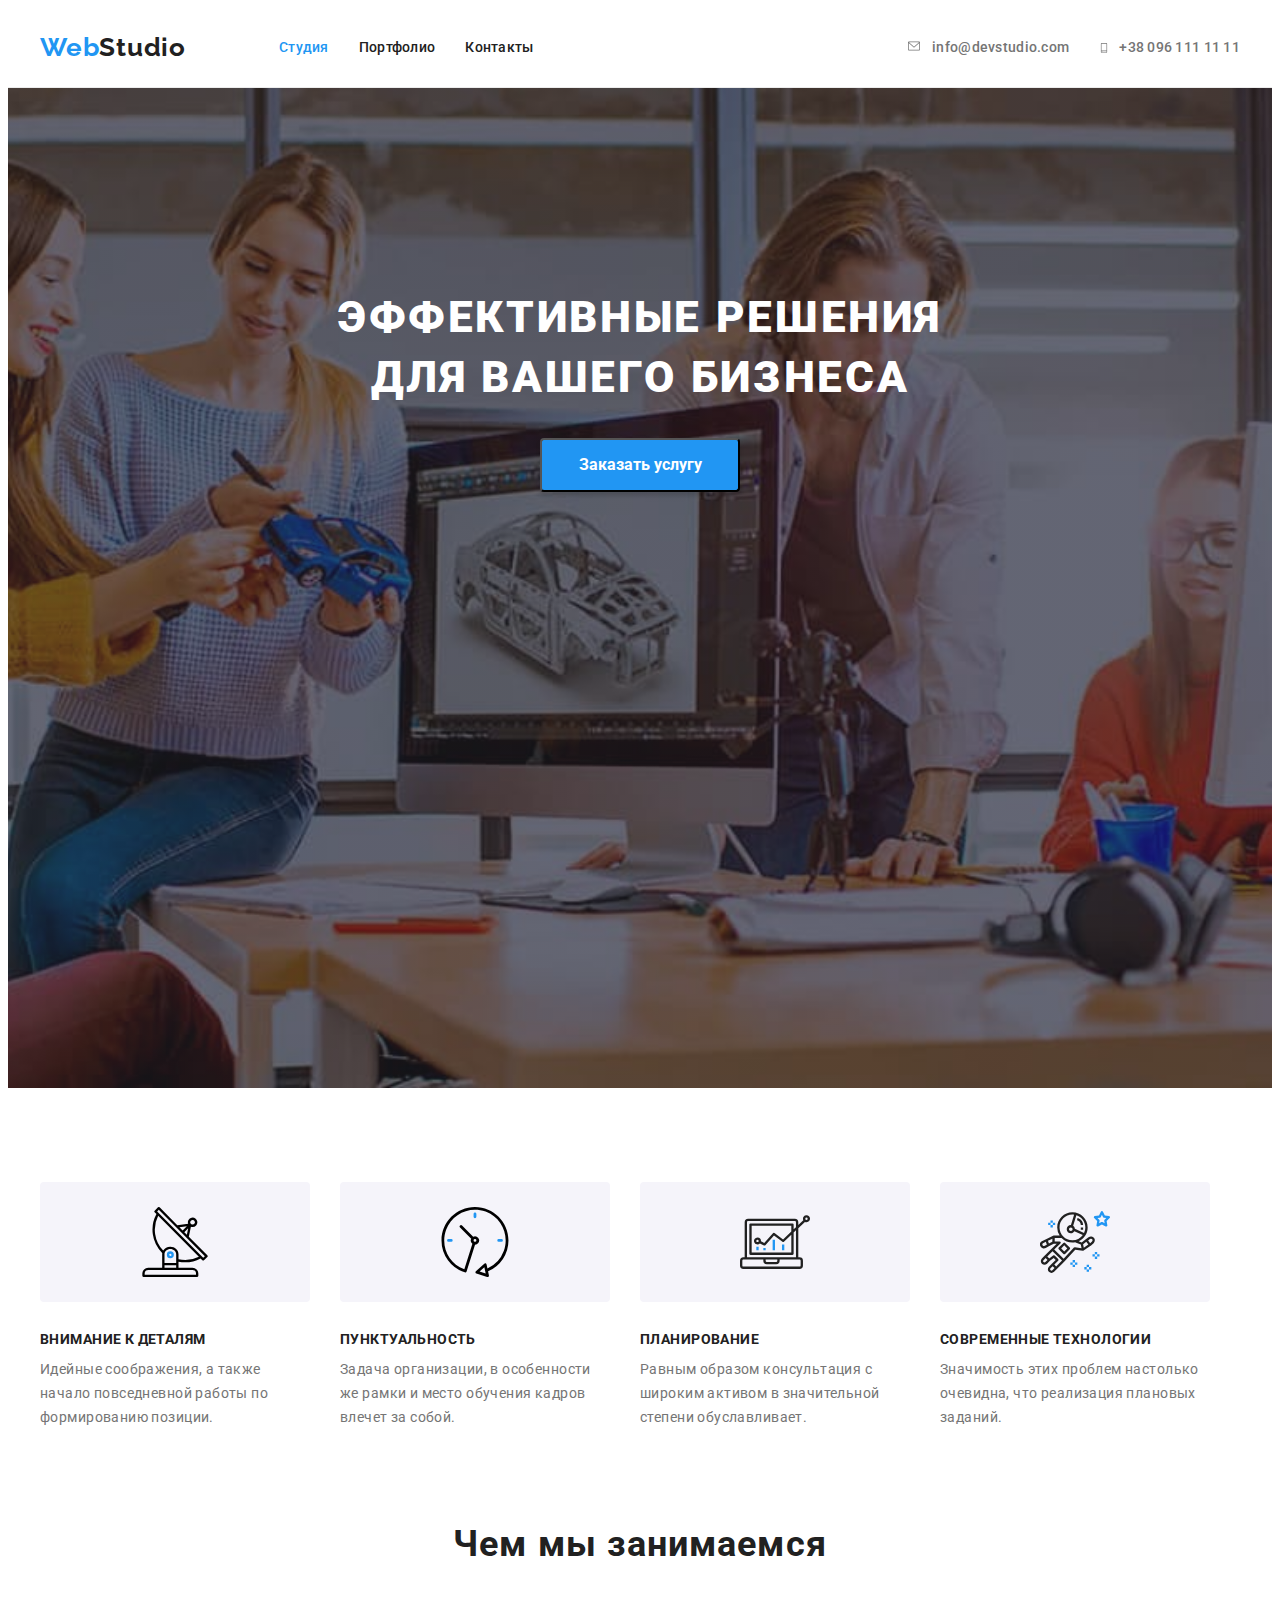
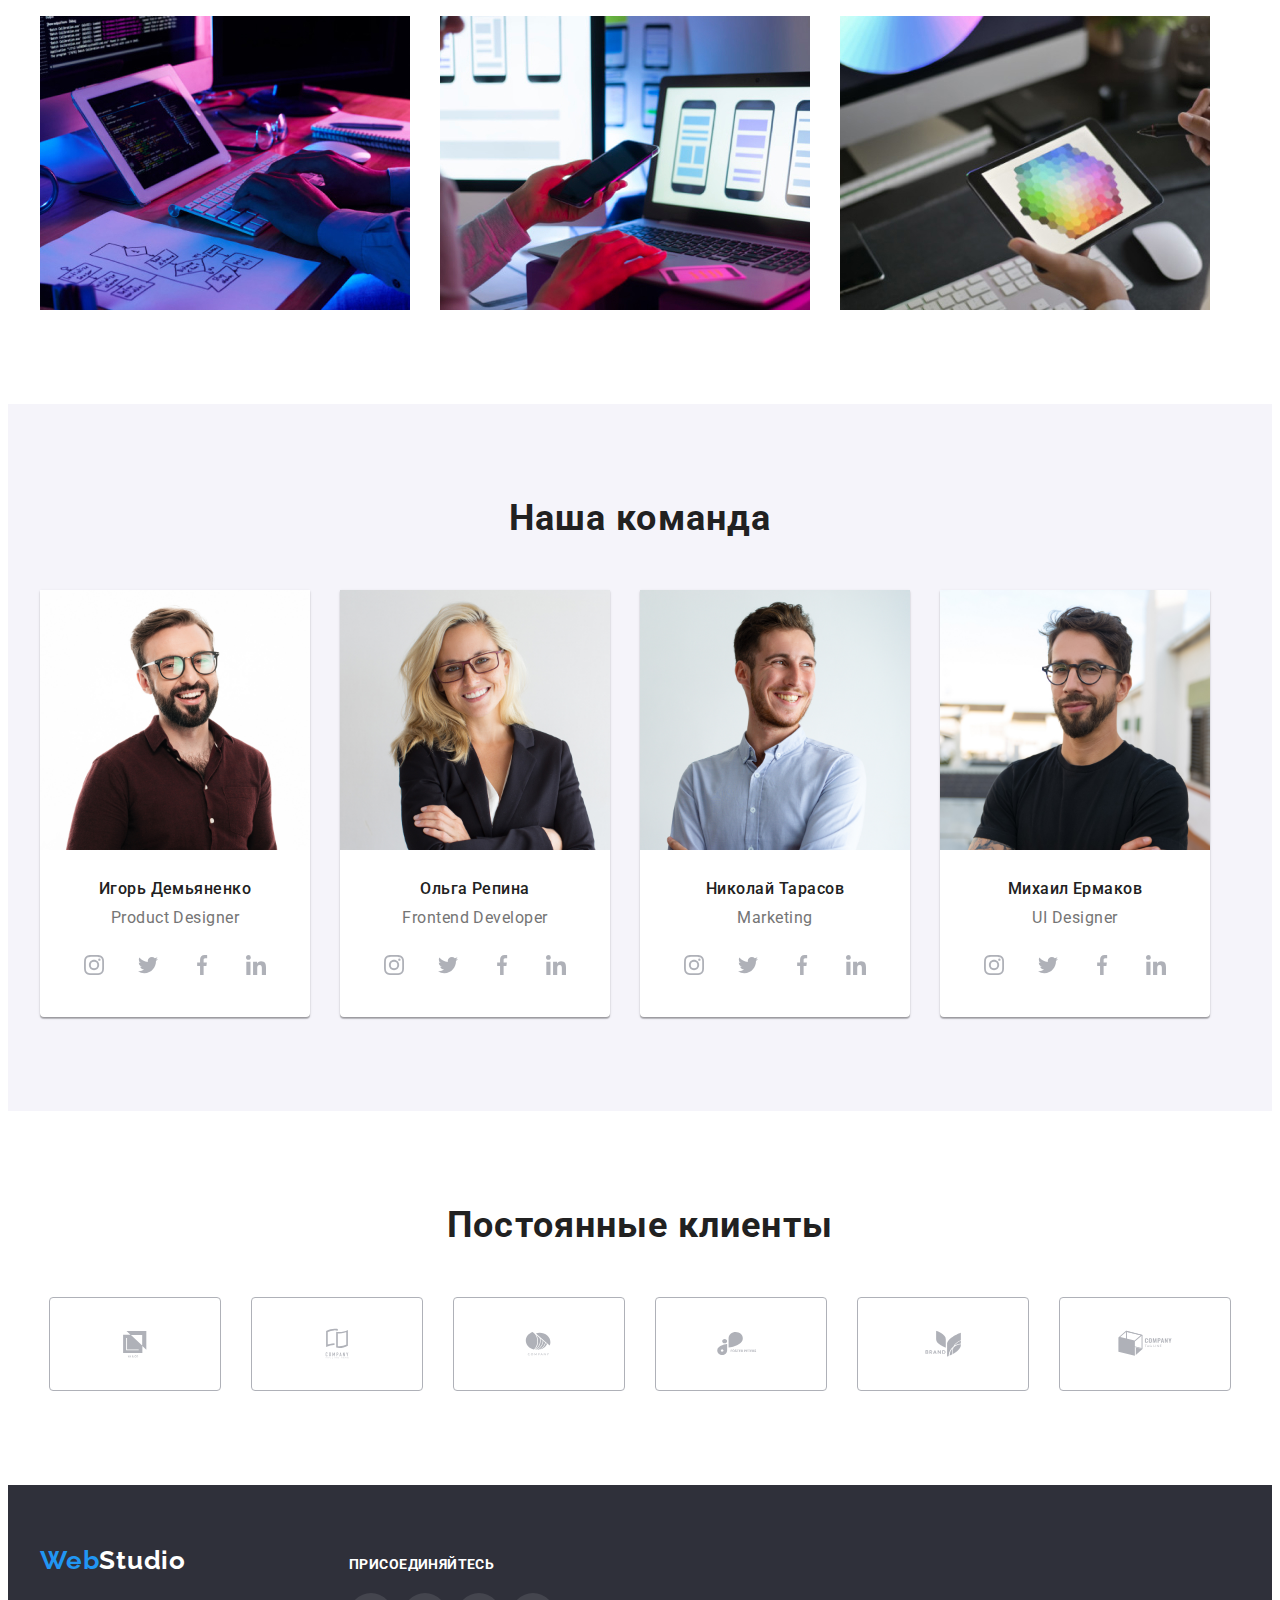
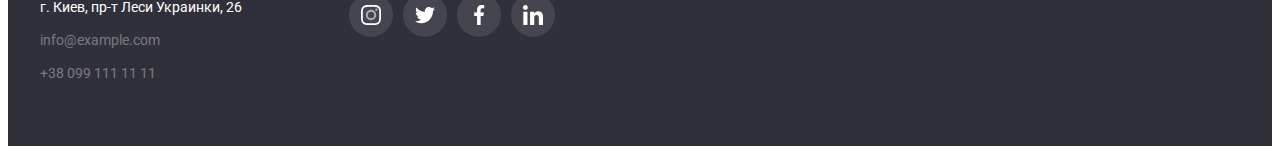
<file: index.html>
<!DOCTYPE html>
<html lang="en">
  <head>
    <meta charset="UTF-8" />
    <meta http-equiv="X-UA-Compatible" content="IE=edge" />
    <meta name="viewport" content="width=device-width, initial-scale=1.0" />
    <link rel="preconnect" href="https://fonts.googleapis.com" />
    <link rel="preconnect" href="https://fonts.gstatic.com" crossorigin />
    <link
      href="https://fonts.googleapis.com/css2?family=Raleway:wght@700&family=Roboto:wght@400;500;700;900&display=swap"
      rel="stylesheet"/>
      <link rel="stylesheet" href="https://cdnjs.cloudflare.com/ajax/libs/modern-normalize/1.1.0/modern-normalize.min.css" integrity="sha512-wpPYUAdjBVSE4KJnH1VR1HeZfpl1ub8YT/NKx4PuQ5NmX2tKuGu6U/JRp5y+Y8XG2tV+wKQpNHVUX03MfMFn9Q==" crossorigin="anonymous" referrerpolicy="no-referrer" />
    <link rel="stylesheet" href="./css/styles.css" />
    <title>Studio</title>
  </head>
  <body>
    <!----------------------Шапка------------------------->

    <header class="page-header">
  <div class="container container-header">
      <nav class="navigation">
        <a href="" class="logo">Web<span class="logo-black">Studio</span></a>
        <ul class="nav-list list">
          <li class="item"><a href="index.html" class="link current">Студия</a></li>
          <li class="item"><a href="portfolio.html" class="link">Портфолио</a></li>
          <li class="item"><a href="" class="link">Контакты</a></li>
        </ul>
      </nav>
      <ul class="contact-list list">
        <li class="contact-item item">
          <a href="mailto:info@devstudio.com" class="list">
            <svg class="icon-mail">
              <use href="./images/symbol-defs.svg#icon-mail"></use>
            </svg>info@devstudio.com</a>
        </li>
        <li class="contact-item item">
          <a href="tel:+380961111111" class="list">
            <svg class="icon-phone">
              <use href="./images/symbol-defs.svg#icon-smartphone"></use>
            </svg>+38 096 111 11 11</a></li>
      </ul>
      </div>
    </header>

    <!--Body  -------------------  Hero-->
    <main>
      <section class="hero-page">
        <h1 class="hero-main">ЭФФЕКТИВНЫЕ РЕШЕНИЯ<br>ДЛЯ ВАШЕГО БИЗНЕСА</h1>
        <button type="button" class="hero-button">Заказать услугу</button>
      </section>

      <!--2 Body----------SECTION---------------->
      <section class="feature-section">
      <div class="container">
        <h2 class="visually-hidden" >Особенности</h2>
        <ul class="list specific-list">
          <li class="item">
            <div class="icon-proj">
              <svg class="feature-icon">
                <use href="./images/symbol-defs.svg#icon-antenna"></use>
              </svg>
            </div>
            <h3 class="title">Внимание к деталям</h3>
            <p class="text">
              Идейные соображения, а также начало повседневной работы по
              формированию позиции.
            </p>
          </li>
          <li class="item">
            <div class="icon-proj">
             <svg class="feature-icon">
               <use href="./images/symbol-defs.svg#icon-clock"></use>
             </svg>
            </div>
            <h3 class="title">Пунктуальность</h3>
            <p class="text">
              Задача организации, в особенности же рамки и место обучения кадров
              влечет за собой.
            </p>
          </li>
          <li class="item">
            <div class="icon-proj">
              <svg class="feature-icon">
                <use href="./images/symbol-defs.svg#icon-diagram"></use>
              </svg>
            </div>
            <h3 class="title">Планирование</h3>
            <p class="text">
              Равным образом консультация с широким активом в значительной
              степени обуславливает.
            </p>
          </li>
          <li class="item">
            <div class="icon-proj">
              <svg class="feature-icon">
               <use href="./images/symbol-defs.svg#icon-astronaut"></use>
               </svg>
            </div>
            <h3 class="title">Современные технологии</h3>
            <p class="text">Значимость этих проблем настолько очевидна, что реализация
              плановых заданий.
            </p>
          </li>
        </ul>
        </div>
      </section>

      <!--What we do -->
      <section class="project section">
        <div class="container">
        <h2 class="section-title">Чем мы занимаемся</h2>
        <ul class="list">
          <li class="item">
            <img src="./images/img.jpg" alt="Людина пише код" width="370" />
          </li>
          <li class="item">
            <img src="./images/img1.jpg" alt="Людина створює додаток" width="370"/>
          </li>
          <li>
            <img src="./images/img2.jpg" alt="Людина підбирає колір" width="370"/>
          </li class="item">
        </ul>
        </div>
      </section>

      <!---------------------------------------Our team ------------------------------------->
      <section class="team section">
        <div class="container">
        <h2 class="section-title">Наша команда</h2>
        <ul class="list">
          <li class="team-item">
            <img class="team-pictures" src="./images/img3.jpg" alt="Фото працівника" width="270" />
            <div class="workers">
            <h3 class="team-name">Игорь Демьяненко</h3>
            <p class="work-position">Product Designer</p>
            <ul class="workers-soc-list list">
              <li class="workers-soc-item">
                <a href="" class="workers-soc-page">
                <svg class="workers-soc-icon" width="20px" height="20px">
                  <use href="./images/symbol-defs.svg#icon-instagram"></use>
                </svg>
                </a>
              </li>
              <li class="workers-soc-item">
                <a href="" class="workers-soc-page">
                <svg class="workers-soc-icon" width="20px" height="20px">
                  <use href="./images/symbol-defs.svg#icon-twitter"></use>
                </svg>
                </a>
              </li>
              <li class="workers-soc-item">
                <a href="" class="workers-soc-page">
                <svg class="workers-soc-icon" width="20px" height="20px">
                  <use href="./images/symbol-defs.svg#icon-facebook"></use>
                </svg>
                </a>
              </li>
              <li class="workers-soc-item">
                <a href="" class="workers-soc-page ">
                <svg class="workers-soc-icon" width="20px" height="20px">
                  <use href="./images/symbol-defs.svg#icon-linkedin"></use>
                </svg>
                </a>
              </li>
            </ul>
            </div>
          </li>
          <li class="team-item"> 
            <img class="team-pictures" src="./images/img4.jpg" alt="Фото працівника" width="270" />
             <div class="workers">
            <h3 class="team-name">Ольга Репина</h3>
            <p class="work-position">Frontend Developer</p> 
            <ul class="workers-soc-list list">
              <li class="workers-soc-item">
                <a href="" class="workers-soc-page">
                  <svg class="workers-soc-icon" width="20px" height="20px">
                  <use href="./images/symbol-defs.svg#icon-instagram"></use>
                </svg>
                </a>
              </li>
             <li class="workers-soc-item">
                <a href="" class="workers-soc-page">
                <svg class="workers-soc-icon" width="20px" height="20px">
                  <use href="./images/symbol-defs.svg#icon-twitter"></use>
                </svg>
                </a>
              </li>
              <li class="workers-soc-item">
                <a href="" class="workers-soc-page">
                <svg class="workers-soc-icon" width="20px" height="20px">
                  <use href="./images/symbol-defs.svg#icon-facebook"></use>
                </svg>
                </a>
              </li>
               <li class="workers-soc-item">
                <a href="" class="workers-soc-page ">
                <svg class="workers-soc-icon" width="20px" height="20px">
                  <use href="./images/symbol-defs.svg#icon-linkedin"></use>
                </svg>
                </a>
              </li>
            </ul>
            </div>
          </li>
          <li class="team-item">
            <img class="team-pictures" src="./images/img5.jpg" alt="Фото працівника" width="270" />
            <div class="workers">
            <h3 class="team-name">Николай Тарасов</h3>
            <p class="work-position">Marketing</p>
            <ul class="workers-soc-list list">
              <li class="workers-soc-item">
                <a href="" class="workers-soc-page">
                  <svg class="workers-soc-icon" width="20px" height="20px">
                  <use href="./images/symbol-defs.svg#icon-instagram"></use>
                </svg>
                </a>
              </li>
              <li class="workers-soc-item">
                <a href="" class="workers-soc-page">
                <svg class="workers-soc-icon" width="20px" height="20px">
                  <use href="./images/symbol-defs.svg#icon-twitter"></use>
                </svg>
                </a>
              </li>
              <li class="workers-soc-item">
                <a href="" class="workers-soc-page">
                <svg class="workers-soc-icon" width="20px" height="20px">
                  <use href="./images/symbol-defs.svg#icon-facebook"></use>
                </svg>
                </a>
              </li>
              <li class="workers-soc-item">
                <a href="" class="workers-soc-page ">
                <svg class="workers-soc-icon" width="20px" height="20px">
                  <use href="./images/symbol-defs.svg#icon-linkedin"></use>
                </svg>
                </a>
              </li>
            </ul>
            </div>
          </li>
          <li class="team-item">
            <img class="team-pictures" src="./images/img6.jpg" alt="Фото працівника" width="270" />
          <div class="workers">         
            <h3 class="team-name">Михаил Ермаков</h3>
            <p class="work-position">UI Designer</p>
            <ul class="workers-soc-list list">
              <li class="workers-soc-item">
                <a href="" class="workers-soc-page">
                  <svg class="workers-soc-icon" width="20px" height="20px">
                  <use href="./images/symbol-defs.svg#icon-instagram"></use>
                </svg>
                </a>
              </li>
              <li class="workers-soc-item">
                <a href="" class="workers-soc-page">
                <svg class="workers-soc-icon" width="20px" height="20px">
                  <use href="./images/symbol-defs.svg#icon-twitter"></use>
                </svg>
                </a>
              </li>
              <li class="workers-soc-item">
                <a href="" class="workers-soc-page">
                <svg class="workers-soc-icon" width="20px" height="20px">
                  <use href="./images/symbol-defs.svg#icon-facebook"></use>
                </svg>
                </a>
              </li>
              <li class="workers-soc-item">
                <a href="" class="workers-soc-page ">
                <svg class="workers-soc-icon" width="20px" height="20px">
                  <use href="./images/symbol-defs.svg#icon-linkedin"></use>
                </svg>
                </a>
              </li>
            </ul>
            </div> 
      </section>
          <section class="our-customers section">
     <div class="container">
     <h2 class="clients-title">Постоянные клиенты</h2>
     <ul class="clients-list list">
       <li class="clients-stuff">
         <a href="" class="clients-link">
           <svg class="clients-icon">
             <use href="./images/symbol-defs.svg#icon-logo1"></use>
           </svg>
         </a>
       </li>
       <li class="clients-stuff">
         <a href="" class="clients-link">
           <svg class="clients-icon">
             <use href="./images/symbol-defs.svg#icon-logo2"></use>
           </svg>
         </a>
       </li>
       <li class="clients-stuff">
         <a href="" class="clients-link">
           <svg class="clients-icon">
             <use href="./images/symbol-defs.svg#icon-logo3"></use>
           </svg>
         </a>
       </li>
       <li class="clients-stuff">
         <a href="" class="clients-link">
           <svg class="clients-icon">
             <use href="./images/symbol-defs.svg#icon-logo4"></use>
           </svg>
         </a>
       </li>
       <li class="clients-stuff">
         <a href="" class="clients-link">
           <svg class="clients-icon">
             <use href="./images/symbol-defs.svg#icon-logo5"></use>
           </svg>
         </a>
       </li>
       <li class="clients-stuff">
         <a href="" class="clients-link">
           <svg class="clients-icon">
             <use href="./images/symbol-defs.svg#icon-logo6"></use>
           </svg>
         </a>
       </li>
     </ul>
     </div>
    </section>
    </main>
    <!--Address and phone number-->
    <footer class="footer-section">
      <div class="container footer-container">
        <div class="footer-con">
      <a href="/index.html" class="logo">Web<span class="logo-white">Studio</span></a>
        <address class="footer-address">
          <p>г. Киев, пр-т Леси Украинки, 26</p>
          <a class="footer-address-link link-color-change" href="mailto:info@example.com"
            >info@example.com</a
          >
          <a class="footer-address-link link-color-change" href="tel:380991111111"
            >+38 099 111 11 11</a
          >
        </address>
      </div>
      <div class="footer-socials">
        <h3 class="footer-socials-title">ПРИСОЕДИНЯЙТЕСЬ</h3>
        <ul class="footer-soc-list list">
          <li class="footer-socials-item">
          <a href="" class="footer-socials-link">
           <svg class="footer-socials-icon" width="20px" height="20px" >
             <use href="./images/symbol-defs.svg#icon-instagram"></use>
           </svg>
           </a>
          </li>
          <li class="footer-socials-item">
          <a href="" class="footer-socials-link">
           <svg class="footer-socials-icon" width="20px" height="20px">
             <use href="./images/symbol-defs.svg#icon-twitter"></use>
           </svg>
           </a>
          </li>
          <li class="footer-socials-item">
          <a href="" class="footer-socials-link">
           <svg class="footer-socials-icon" width="20px" height="20px">
             <use href="./images/symbol-defs.svg#icon-facebook"></use>
           </svg>
           </a>
          </li>
          <li class="footer-socials-item">
          <a href="" class="footer-socials-link">
           <svg class="footer-socials-icon" width="20px" height="20px">
             <use href="./images/symbol-defs.svg#icon-linkedin"></use>
           </svg>
           </a>
          </li>
        </ul>
        </div>
      </div>
    </footer>
  </body>
</html>
</file>
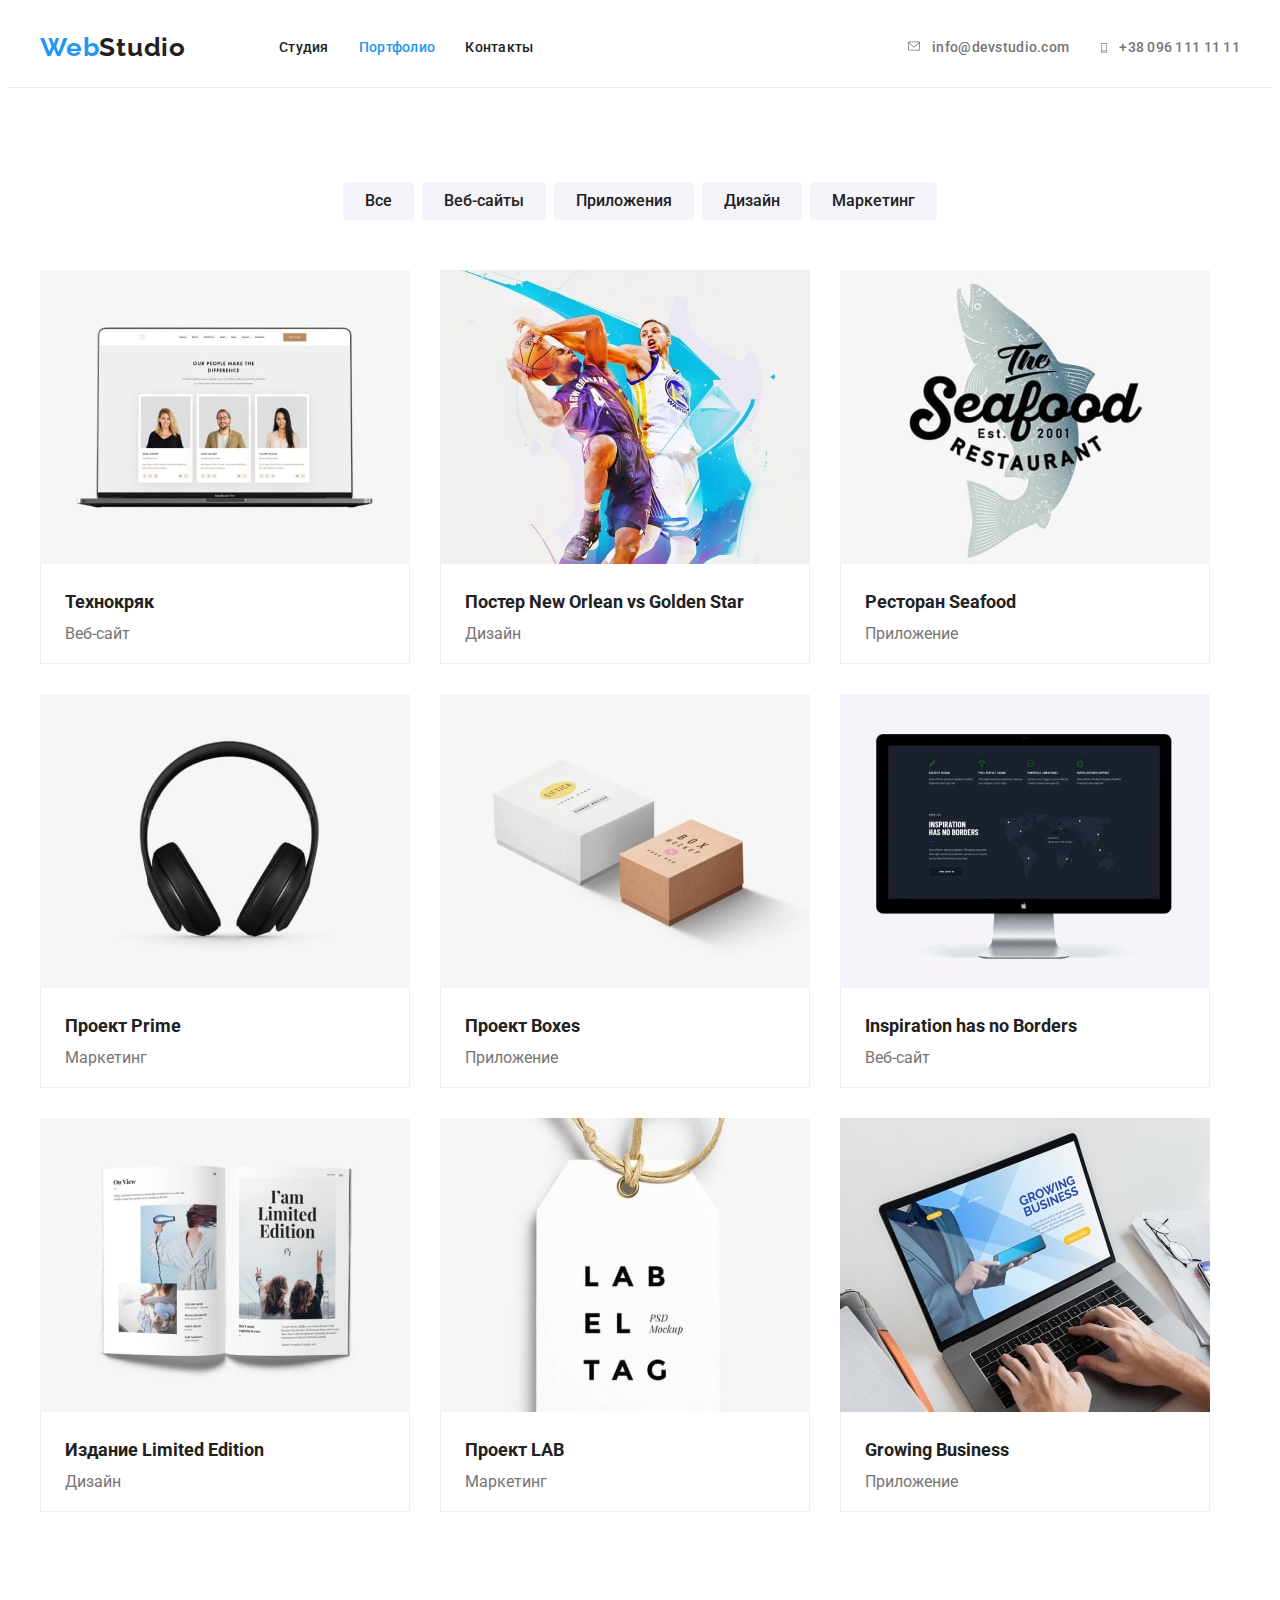
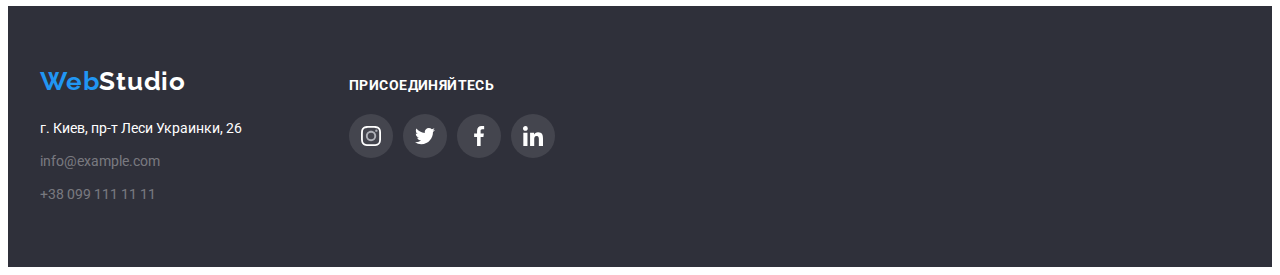
<file: portfolio.html>
<!DOCTYPE html>
<html lang="en">
  <head>
    <meta charset="UTF-8" />
    <meta http-equiv="X-UA-Compatible" content="IE=edge" />
    <meta name="viewport" content="width=device-width, initial-scale=1.0" />
    <link rel="preconnect" href="https://fonts.googleapis.com" />
    <link rel="preconnect" href="https://fonts.gstatic.com" crossorigin />
    <link
      href="https://fonts.googleapis.com/css2?family=Raleway:wght@700&family=Roboto:wght@400;500;700;900&display=swap"
      rel="stylesheet"
    />
    <link rel="stylesheet" href="https://cdnjs.cloudflare.com/ajax/libs/modern-normalize/1.1.0/modern-normalize.min.css" integrity="sha512-wpPYUAdjBVSE4KJnH1VR1HeZfpl1ub8YT/NKx4PuQ5NmX2tKuGu6U/JRp5y+Y8XG2tV+wKQpNHVUX03MfMFn9Q==" crossorigin="anonymous" referrerpolicy="no-referrer" />
    <link rel="stylesheet" href="./css/styles.css" />
    <title>Portfolio</title>
  </head>
  <body>

    <header class="page-header">
  <div class="container container-header">
      <nav class="navigation">
        <a href="" class="logo">Web<span class="logo-black">Studio</span></a>
        <ul class="nav-list list">
          <li class="item"><a href="index.html" class="link">Студия</a></li>
          <li class="item"><a href="portfolio.html" class="link current">Портфолио</a></li>
          <li class="item"><a href="" class="link">Контакты</a></li>
        </ul>
      </nav>
      <ul class="list contact-list">
        <li class="contact-item item">
          <a href="mailto:info@devstudio.com" class="list">
            <svg class="icon-mail">
              <use href="./images/symbol-defs.svg#icon-mail"></use>
            </svg>info@devstudio.com</a>
        </li>
        <li class="contact-item item"><a href="tel:+380961111111" class="list"><svg class="icon-phone">
              <use href="./images/symbol-defs.svg#icon-smartphone"></use>
            </svg>+38 096 111 11 11</a></li>
      </ul>
      </div>
    </header>
    <main>
      <section class="portfolio-section">
        <div class="container">
        <h1 class="visually-hidden">Наши работы</h1>
        <ul class="list-btn list">
          <li class="item"><button type="button" class="button-main active">Все</button></li>
          <li class="item"><button type="button" class="button-main">Веб-сайты</button></li>
          <li class="item"><button type="button" class="button-main">Приложения</button></li>
          <li class="item"><button type="button" class="button-main">Дизайн</button></li>
          <li class="item"><button type="button" class="button-main">Маркетинг</button></li>
        </ul>
        <ul class="example-us list">
          <li class="item">
            <a href="" class="example-link">
              <img src="./images/img7.jpg" alt="Our people" width="370" />
              <div class="preview">
              <h2 class="example-title">Технокряк</h2>
              <p class="example-specialist">Веб-сайт</p>
              </div>
            </a>
          </li>
          <li class="item">
            <a href="" class="example-link">
              <img src="./images/img8.jpg" alt="Poster" width="370" />
              <div class="preview">
              <h2 class="example-title">Постер New Orlean vs Golden Star</h2>
              <p class="example-specialist">Дизайн</p>
              </div>
            </a>
          </li>
          <li class="item">
            <a href="" class="example-link">
              <img src="./images/img9.jpg" alt="Restaurant" width="370" />
              <div class="preview">
              <h2 class="example-title">Ресторан Seafood</h2>
              <p class="example-specialist">Приложение</p>
              </div>
            </a>
          </li> 
          <li class="item"> 
            <a href="" class="example-link">
              <img src="./images/img10.jpg" alt="Headphones" width="370" />
              <div class="preview">
              <h2 class="example-title">Проект Prime</h2>
              <p class="example-specialist">Маркетинг</p>
              </div>
            </a>
          </li>
          <li class="item">
            <a href="" class="example-link">
              <img src="./images/img11.jpg" alt="Boxes" width="370" />
              <div class="preview">
              <h2 class="example-title">Проект Boxes</h2>
              <p class="example-specialist">Приложение</p>
              </div>
            </a>
          </li>
          <li class="item">
            <a href="" class="example-link">
              <img src="./images/img12.jpg" alt="Screen" width="370" />
              <div class="preview">
              <h2 class="example-title">Inspiration has no Borders</h2>
              <p class="example-specialist">Веб-сайт</p>
              </div>
            </a>
          </li>
          <li class="item">
            <a href="" class="example-link">
              <img src="./images/img13.jpg" alt="Book" width="370" />
              <div class="preview">
              <h2 class="example-title">Издание Limited Edition</h2>
              <p class="example-specialist">Дизайн</p>
              </div>
            </a>
          </li>
          <li class="item">
            <a href="" class="example-link">
              <img src="./images/img14.jpg" alt="Project" width="370" />
              <div class="preview">
              <h2 class="example-title">Проект LAB</h2>
              <p class="example-specialist">Маркетинг</p>
              </div> 
            </a>
          </li>
          <li class="item">
            <a href="" class="example-link">
              <img src="./images/img15.jpg" alt="Laptop" width="370" />
              <div class="preview">        
              <h2 class="example-title">Growing Business</h2>
              <p class="example-specialist">Приложение</p>
              </div> 
            </a>
          </li>
        </ul>
      </section>
    </main>
<footer class="footer-section">
      <div class="container footer-container">
        <div class="footer-con">
      <a href="/index.html" class="logo">Web<span class="logo-white">Studio</span></a>
        <address class="footer-address">
          <p>г. Киев, пр-т Леси Украинки, 26</p>
          <a class="footer-address-link link-color-change" href="mailto:info@example.com"
            >info@example.com</a
          >
          <a class="footer-address-link link-color-change" href="tel:380991111111"
            >+38 099 111 11 11</a
          >
        </address>
      </div>
      <div class="footer-socials">
        <h3 class="footer-socials-title">ПРИСОЕДИНЯЙТЕСЬ</h3>
        <ul class="footer-soc-list list">
          <li class="footer-socials-item">
          <a href="" class="footer-socials-link">
           <svg class="footer-socials-icon" width="20px" height="20px" >
             <use href="./images/symbol-defs.svg#icon-instagram"></use>
           </svg>
           </a>
          </li>
          <li class="footer-socials-item">
          <a href="" class="footer-socials-link">
           <svg class="footer-socials-icon" width="20px" height="20px">
             <use href="./images/symbol-defs.svg#icon-twitter"></use>
           </svg>
           </a>
          </li>
          <li class="footer-socials-item">
          <a href="" class="footer-socials-link">
           <svg class="footer-socials-icon" width="20px" height="20px">
             <use href="./images/symbol-defs.svg#icon-facebook"></use>
           </svg>
           </a>
          </li>
          <li class="footer-socials-item">
          <a href="" class="footer-socials-link">
           <svg class="footer-socials-icon" width="20px" height="20px">
             <use href="./images/symbol-defs.svg#icon-linkedin"></use>
           </svg>
           </a>
          </li>
        </ul>
        </div>
      </div>
    </footer>
  </body>
</html>
</file>
<file: css/styles.css>
/* колір основного тексту #212121 */
/* другорядний колір #757575 */
/* вторинний колір rgba(255, 255, 255, 0.6); */
/* білий #FFFFFF */
/* акцент #2196F3 */
/* фон кнопки #188CE8 */
/* основний фон #FFFFFF */
/* хедер фон #FFFFFF */
/* футер фон #2F303A */

:root {
  --main-text-color: #212121;
  --secondary-text-color: #757575;
  --primary-white-color: #ffffff;
  --main-page-background-color: #ffffff;
  --secondary-background-color: #2f303a;
  --accent-color: #2196f3;
  --second-button-color: #188ce8;
  --contact-info-color: rgba(255, 255, 255, 0.6);
  --third-button-color: #f5f4fa;
  --border-color: #eeeeee;
  --bg-icon-color: #f5f4fa;
  --soc-icon-color: #afb1b8;
  --footer-icon-color: rgba(255, 255, 255, 0.1);
}

/*-------Скриває заголовки----------  */

.visually-hidden {
  position: absolute;
  white-space: nowrap;
  width: 1px;
  height: 1px;
  overflow: hidden;
  border: 0;
  padding: 0;
  clip: rect(0 0 0 0);
  clip-path: inset(50%);
  margin: -1px;
}

body {
  background-color: var(--main-page-background-color);
  font-family: Roboto, sans-serif;
  color: var(--main-text-color);
}

/* Cкидання стилів за селектором */

h1,
h2,
h3,
h4,
h5,
h6 {
  margin: 0;
  padding: 0;
}

p {
  margin: 0;
  padding: 0;
}

.list {
  margin: 0;
  padding: 0;
  list-style: none;
}

.img {
  display: block;
}

.section {
  padding-top: 94px;
  padding-bottom: 94px;
}

.container {
  margin-left: auto;
  margin-right: auto;
  padding-left: 15px;
  padding-right: 15px;
  width: 1200px;
}

/* Скриває крапки */
/* .list{
  list-style; none;} */

/* ---------------------Page Header------------------ */

.page-header {
  border-bottom: 1px solid #ececec;
}

.container-header {
  display: flex;
  align-items: center;
}

.navigation {
  display: flex;
  align-items: center;
}

.page-header .contact-list {
  display: flex;
  margin-left: auto;
}

/* --------------------------Logo-------------------------- */

.logo {
  margin-right: 93px;
}

.logo {
  color: var(--accent-color);

  font-family: Raleway, sans-serif;
  font-style: normal;
  font-weight: 700;
  font-size: 26px;
  line-height: 1.19;
  text-decoration: none;
  letter-spacing: 0.03em;
}

.logo-black {
  color: var(--main-text-color);
}

/* --------------------------Nav-------------------------- */

.nav-list .item .link {
  display: block;
  padding-top: 32px;
  padding-bottom: 32px;
}

.nav-list .link {
  color: var(--main-text-color);
  text-decoration: none;

  font-style: normal;
  font-weight: 500;
  font-size: 14px;
  line-height: 1.1;
  letter-spacing: 0.02em;
}
.nav-list .active {
  color: var(--accent-color);
  text-decoration: none;
}
.nav-list .link:hover,
.nav-list .link:focus {
  color: var(--accent-color);
}
.nav-list .link.current {
  color: var(--accent-color);
}
/* --------------------------Contact-------------------------- */

.contact-list .list {
  display: flex;
  margin-left: auto;
}

/* -----------------------Icons------------------------- */

.contact-item .icon-mail {
  fill: currentColor;
  margin-right: 10px;
  width: 16px;
  height: 12px;
  display: flex;
  justify-content: center;
  text-align: center;
}

.icon-mail:hover,
.icon-mail:focus {
  fill: var(--accent-color);
}

.contact-item .icon-phone {
  margin-right: 10px;
  width: 10px;
  height: 16px;
  fill: currentColor;
}

.contact-list .item .contact-item + .item .contact-item {
  margin-left: 50px;
}

.contact-list .list {
  color: var(--secondary-text-color);
  text-decoration: none;

  font-style: normal;
  font-weight: 500;
  font-size: 14px;
  line-height: 1.1;
  letter-spacing: 0.02em;
}
.contact-list .list:hover,
.contact-list .list:focus {
  color: var(--accent-color);
}

/* --------------------------Hero-------------------------- */

.hero-page {
  max-width: 1600px;
  height: 600px;
  margin-left: auto;
  margin-right: auto;
  text-align: center;
  padding-top: 200px;
  padding-bottom: 200px;

  background-image: linear-gradient(
      to right,
      rgba(47, 48, 58, 0.4),
      rgba(47, 48, 58, 0.4)
    ),
    url(../images/head-bg.jpg);
  background-repeat: no-repeat;
  background-size: cover;
  background-position: center;
}

.hero-main {
  font-weight: 900;
  font-size: 44px;
  line-height: 1.36;
  text-align: center;
  letter-spacing: 0.06em;
  text-transform: uppercase;
  margin-bottom: 30px;
  color: var(--primary-white-color);
}

/* --------------------------Button-------------------------- */

.hero-button {
  display: inline-block;
  padding: 10px 32px;
  min-width: 200px;
  background-color: var(--accent-color);
  text-align: center;

  box-shadow: 0px 4px 4px rgba(0, 0, 0, 0.15);
  border-radius: 4px;
}

.hero-button {
  color: var(--primary-white-color);
  font-family: inherit;
  font-weight: 700;
  font-size: 16px;
  line-height: 1.86;

  cursor: pointer;
}

.hero-button:hover,
.hero-button:focus {
  background-color: var(--second-button-color);
  color: var(--primary-white-color);
}

/* ---------------Посилання нижче хедера  svg---------------- */

.icon-proj {
  display: flex;
  justify-content: center;
  align-items: center;
  width: 270px;
  height: 120px;
  background-color: var(--bg-icon-color);
  margin-bottom: 30px;
  border-radius: 4px;
}

.feature-icon {
  width: 70px;
  height: 70px;
}

/* --------------------------Section-------------------------- */

.feature-section {
  padding-top: 94px;
}

.specific-list {
  display: flex;
}

.specific-list .item:not(:last-child) {
  margin-right: 30px;
}

.specific-list .item {
  flex-basis: 270px;
}

.title {
  margin-bottom: 10px;
  font-weight: 700;
  font-size: 14px;
  line-height: 1.14;
  letter-spacing: 0.03em;
  text-transform: uppercase;
}

/* --------------------------Параграфи-------------------------- */
.text {
  color: var(--secondary-text-color);
  font-weight: 400;
  font-size: 14px;
  line-height: 1.71;
  letter-spacing: 0.03em;
}

.section-title {
  color: var(--main-text-color);
  font-weight: 700;
  font-size: 36px;
  line-height: 1.16;
  text-align: center;
  letter-spacing: 0.03em;
}

/*------------------------- Our Works or what we do-------- */

.section-title {
  margin-bottom: 50px;
}

.project img {
  display: block;
}

.list {
  display: flex;
}

.item:not(:last-child) {
  margin-right: 30px;
}

.project-section .img {
  display: block;
}
/* --------------------------Команда-------------------------- */

.workers {
  padding-top: 30px;
  padding-bottom: 30px;
}

.team .list {
  display: flex;
  text-align: center;
}

.team-item {
  /* background-color: var(--main-page-background-color);  запасний варіант */
  background: var(--primary-white-color);
  box-shadow: 0px 1px 3px rgba(0, 0, 0, 0.12), 0px 1px 1px rgba(0, 0, 0, 0.14),
    0px 2px 1px rgba(0, 0, 0, 0.2);
  border-radius: 0px 0px 4px 4px;
}

.team-item:not(:last-child) {
  margin-right: 30px;
}

.team {
  background-color: var(--third-button-color);
}

.team-name {
  color: var(--main-text-color);
  font-weight: 500;
  font-size: 16px;
  line-height: 1.18;
  letter-spacing: 0.03em;
}

.team-name {
  margin-bottom: 10px;
}

.work-position {
  color: var(--secondary-text-color);
  font-weight: 400;
  font-size: 16px;
  line-height: 1.18;
  letter-spacing: 0.03em;
}

.team img {
  display: block;
}

/* -----------------------Icons----------------------- */

.workers-soc-list {
  display: flex;
  justify-content: center;
  margin-top: 16px;
}

.workers-soc-item:not(:last-child) {
  margin-right: 10px;
}

.workers-soc-page {
  width: 44px;
  height: 44px;
  background-color: var(--primary-white-color);
  border-radius: 50%;
  display: flex;
  justify-content: center;
  align-items: center;
}

.workers-soc-page:hover,
.workers-soc-page:focus {
  background-color: var(--accent-color);
}

.workers-soc-icon {
  fill: var(--soc-icon-color);
}

.workers-soc-page:hover .workers-soc-icon,
.workers-soc-page:focus .workers-soc-icon {
  fill: var(--primary-white-color);
}

/* ------------------Постійні клієнти------------------- */

.clients-title {
  font-weight: 700;
  font-size: 36px;
  line-height: 1.16;
  text-align: center;
  letter-spacing: 0.03em;
  margin-bottom: 50px;
}

.clients-link {
  display: flex;
  justify-content: center;
  align-items: center;
  width: 170px;
  height: 92px;
  border: 1px solid #afb1b8;
  border-radius: 4px;
}

.clients-list {
  display: flex;
  justify-content: center;
}

.clients-stuff:not(:last-child) {
  margin-right: 30px;
}

.clients-icon {
  width: 106px;
  height: 60px;
  fill: var(--soc-icon-color);
}

.clients-link:hover,
.clients-link:focus {
  border-color: var(--accent-color);
}

.clients-link:hover .clients-icon,
.clients-link:focus .clients-icon {
  fill: var(--accent-color);
}

/* --------------------------Footer-------------------------- */

.footer-section {
  padding: 60px 0;
  background-color: var(--secondary-background-color);
}

.logo {
  display: inline-block;
}

.logo-white {
  color: var(--primary-white-color);
}

.footer-address {
  display: flex;
  flex-direction: column;
  margin-top: 20px;

  color: var(--primary-white-color);
  font-style: normal;
  font-size: 14px;
  line-height: 1.71;
}
.footer-address-link {
  display: inline-block;

  color: var(--contact-info-color);
  opacity: 60%;
  text-decoration: none;
}
.footer-address-link:not(:last-child),
.footer-address p {
  margin-bottom: 9px;
}

/* ----------------------------ПРИСОЕДИНЯЙТЕСЬ ICONS-------------------------- */

.footer-container {
  display: flex;
  align-items: baseline;
}

.footer-socials-title {
  font-size: 14px;
  line-height: 1.14;
  letter-spacing: 0.03em;
  text-transform: uppercase;
  color: var(--primary-white-color);

  margin-bottom: 20px;
}

.footer-socials {
  margin-left: 70px;
}

.footer-socials-list {
  display: flex;
}

.footer-socials-item:not(:last-child) {
  margin-right: 10px;
}

.footer-socials-link {
  width: 44px;
  height: 44px;
  background-color: var(--footer-icon-color);
  border-radius: 50%;
  display: flex;
  justify-content: center;
  align-items: center;
}

.footer-socials-icon {
  display: flex;
  justify-content: center;
  text-align: center;
  fill: var(--primary-white-color);
}

.footer-socials-link:hover,
.footer-socials-link:focus {
  background-color: var(--accent-color);
}

/* --------------------------Portfolio------------Кнопки-------------- */

.portfolio-section {
  padding-top: 94px;
  padding-bottom: 94px;
}

.list-btn {
  display: flex;
  justify-content: center;
  margin-bottom: 50px;
}

.list-btn .item:not(:last-child) {
  margin-right: 8px;
}

.list-btn .button-main {
  padding: 6px 22px;
  border: none;
  border-radius: 4px;
}

.button-main {
  color: var(--main-text-color);
  background-color: var(--third-button-color);
  font-family: inherit;
  font-style: normal;
  font-weight: 500;
  font-size: 16px;
  line-height: 1.62;
  cursor: pointer;
}

.button-main:hover,
.button-main:focus {
  color: var(--primary-white-color);
  background-color: var(--accent-color);
  box-shadow: 0px 3px 1px rgba(0, 0, 0, 0.1), 0px 1px 2px rgba(0, 0, 0, 0.08),
    0px 2px 2px rgba(0, 0, 0, 0.12);
}

.example-us {
  display: flex;
  flex-wrap: wrap;
}

.item .example-link:hover,
.item .example-link:focus {
  box-shadow: 0px 1px 1px rgba(0, 0, 0, 0.12), 0px 4px 4px rgba(0, 0, 0, 0.06),
    1px 4px 6px rgba(0, 0, 0, 0.16);
}

.example-us img {
  display: block;
}

.example-us .item {
  flex-basis: 370px;
  margin-right: 30px;
  margin-bottom: 30px;
}

.example-link {
  display: block;
  text-decoration: none;
  color: var(--secondary-text-color);
}

.example-us .item:nth-child(3n) {
  margin-right: 0;
}

.example-us .item:nth-last-child(-n + 3) {
  margin-bottom: 0;
}

.example-us .preview {
  padding-top: 20px;
  padding-bottom: 20px;
  padding-right: 24px;
  padding-left: 24px;

  border: 1px solid var(--border-color);
  border-top: transparent;
}

/* --------------------Title------------------ */

.example-us .example-title {
  margin-bottom: 4px;
  color: var(--main-text-color);
  font-style: normal;
  font-weight: 700;
  font-size: 18px;
  line-height: 2;
}

/* -----------------------Specialist-------------------- */

.example-us .example-specialist .list {
  color: var(--secondary-text-color);
  font-weight: 400;
  font-size: 16px;
  line-height: 1.87;
}
</file>
